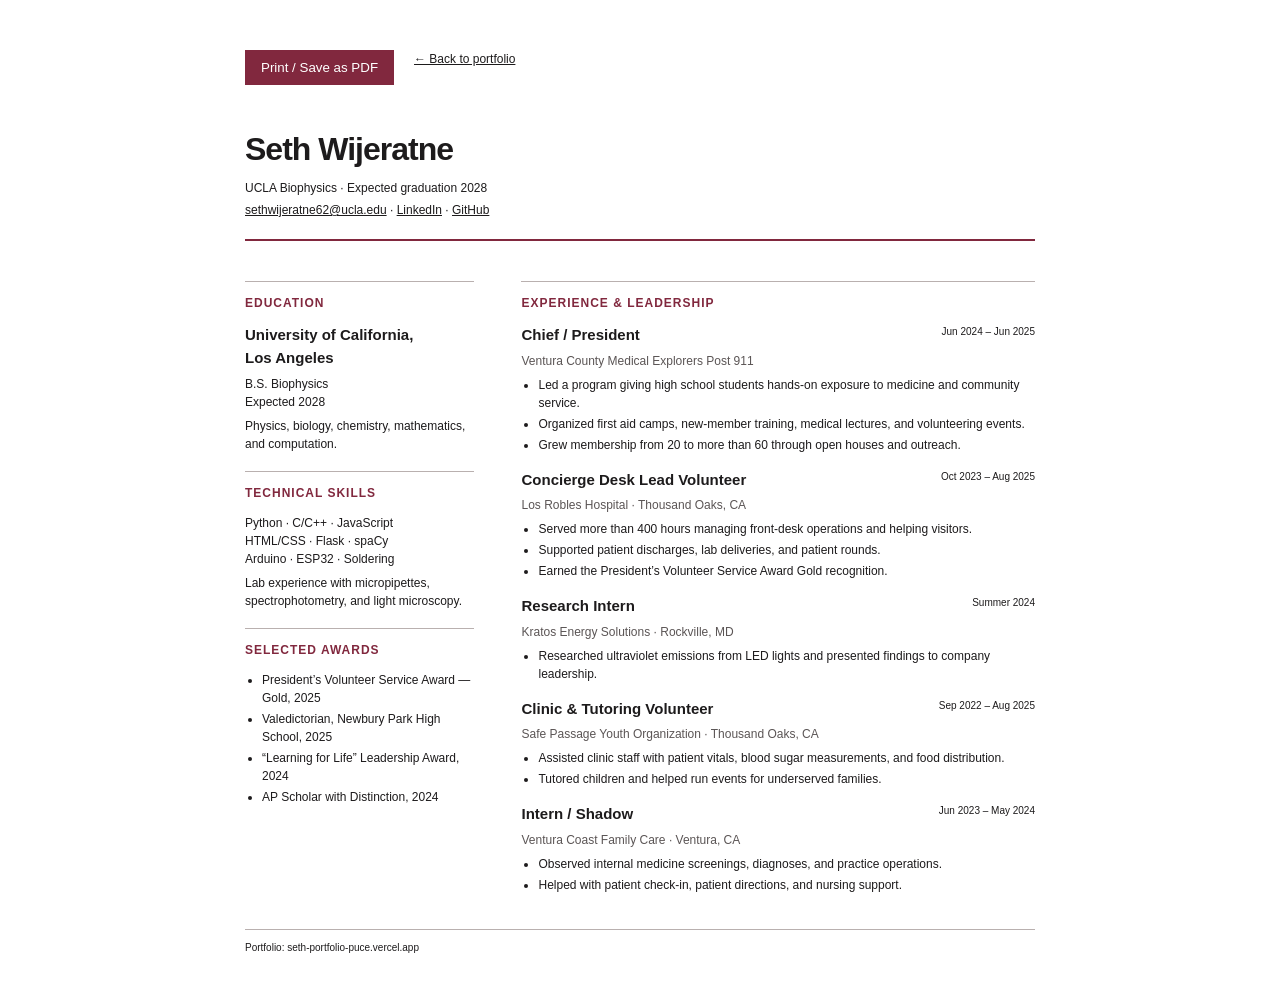
<file: resume.html>
<!doctype html><html lang="en"><head><meta charset="utf-8"><meta name="viewport" content="width=device-width,initial-scale=1"><meta name="robots" content="noindex"><title>Seth Wijeratne — Résumé</title><style>@page{size:letter;margin:.55in}*{box-sizing:border-box}body{font:12px/1.5 Arial,sans-serif;color:#1d1b1c;margin:35px auto;max-width:850px;padding:0 30px}header{border-bottom:2px solid #81283e;padding-bottom:16px;margin-bottom:22px}h1{font-size:32px;letter-spacing:-1px;margin:0 0 6px}header p{margin:4px 0}a{color:inherit}h3{font-size:12px;text-transform:uppercase;letter-spacing:1px;color:#81283e;border-top:1px solid #b9b0af;padding-top:12px;margin:18px 0 12px}h4{font-size:15px;margin:0 0 5px;font-weight:600}.resume-role-top{display:flex;justify-content:space-between;gap:20px}.resume-role-top span{font-size:10px;white-space:nowrap}.resume-org{margin:0 0 6px;color:#5b5555}.resume-role{margin-bottom:15px;break-inside:avoid}p{margin:6px 0}ul{padding-left:17px;margin:6px 0}li{margin:3px 0}.print-grid{display:grid;grid-template-columns:29% 65%;gap:6%}.toolbar{padding:15px 0;margin-bottom:25px;display:flex;gap:20px}button{border:0;background:#81283e;color:white;padding:10px 16px;cursor:pointer}.print-footer{border-top:1px solid #b9b0af;padding-top:10px;font-size:10px;margin-top:20px}@media print{body{margin:0;padding:0;font-size:10px}.toolbar{display:none}h1{font-size:26px}h4{font-size:12px}.resume-role-top{display:block}h3{margin-top:12px}li{margin:2px 0}.resume-role{margin-bottom:10px}}@media(max-width:600px){body{padding:0 20px}.print-grid{grid-template-columns:1fr}.resume-role-top{display:block}}</style></head><body><div class="toolbar"><button type="button" onclick="window.print()">Print / Save as PDF</button><a href="index.html#resume">← Back to portfolio</a></div><header><h1>Seth Wijeratne</h1><p>UCLA Biophysics · Expected graduation 2028</p><p><a href="mailto:sethwijeratne62@ucla.edu">sethwijeratne62@ucla.edu</a> · <a href="https://www.linkedin.com/in/seth-wijeratne-663b312ba/">LinkedIn</a> · <a href="https://github.com/sethwijeratne62">GitHub</a></p></header><div class="print-grid"><aside class="resume-sidebar"><section aria-labelledby="education-heading"><h3 id="education-heading">Education</h3><h4>University of California,<br>Los Angeles</h4><p>B.S. Biophysics<br>Expected 2028</p><p class="resume-muted">Physics, biology, chemistry, mathematics, and computation.</p></section><section aria-labelledby="skills-heading"><h3 id="skills-heading">Technical skills</h3><p>Python · C/C++ · JavaScript<br>HTML/CSS · Flask · spaCy<br>Arduino · ESP32 · Soldering</p><p class="resume-muted">Lab experience with micropipettes, spectrophotometry, and light microscopy.</p></section><section aria-labelledby="awards-heading"><h3 id="awards-heading">Selected awards</h3><ul><li>President’s Volunteer Service Award — Gold, 2025</li><li>Valedictorian, Newbury Park High School, 2025</li><li>“Learning for Life” Leadership Award, 2024</li><li>AP Scholar with Distinction, 2024</li></ul></section></aside><div class="resume-experience"><h3>Experience &amp; leadership</h3><article class="resume-role"><div class="resume-role-top"><h4>Chief / President</h4><span>Jun 2024 – Jun 2025</span></div><p class="resume-org">Ventura County Medical Explorers Post 911</p><ul><li>Led a program giving high school students hands-on exposure to medicine and community service.</li><li>Organized first aid camps, new-member training, medical lectures, and volunteering events.</li><li>Grew membership from 20 to more than 60 through open houses and outreach.</li></ul></article><article class="resume-role"><div class="resume-role-top"><h4>Concierge Desk Lead Volunteer</h4><span>Oct 2023 – Aug 2025</span></div><p class="resume-org">Los Robles Hospital · Thousand Oaks, CA</p><ul><li>Served more than 400 hours managing front-desk operations and helping visitors.</li><li>Supported patient discharges, lab deliveries, and patient rounds.</li><li>Earned the President’s Volunteer Service Award Gold recognition.</li></ul></article><article class="resume-role"><div class="resume-role-top"><h4>Research Intern</h4><span>Summer 2024</span></div><p class="resume-org">Kratos Energy Solutions · Rockville, MD</p><ul><li>Researched ultraviolet emissions from LED lights and presented findings to company leadership.</li></ul></article><article class="resume-role"><div class="resume-role-top"><h4>Clinic &amp; Tutoring Volunteer</h4><span>Sep 2022 – Aug 2025</span></div><p class="resume-org">Safe Passage Youth Organization · Thousand Oaks, CA</p><ul><li>Assisted clinic staff with patient vitals, blood sugar measurements, and food distribution.</li><li>Tutored children and helped run events for underserved families.</li></ul></article><article class="resume-role"><div class="resume-role-top"><h4>Intern / Shadow</h4><span>Jun 2023 – May 2024</span></div><p class="resume-org">Ventura Coast Family Care · Ventura, CA</p><ul><li>Observed internal medicine screenings, diagnoses, and practice operations.</li><li>Helped with patient check-in, patient directions, and nursing support.</li></ul></article></div></div><p class="print-footer">Portfolio: seth-portfolio-puce.vercel.app</p></body></html>
</file>
